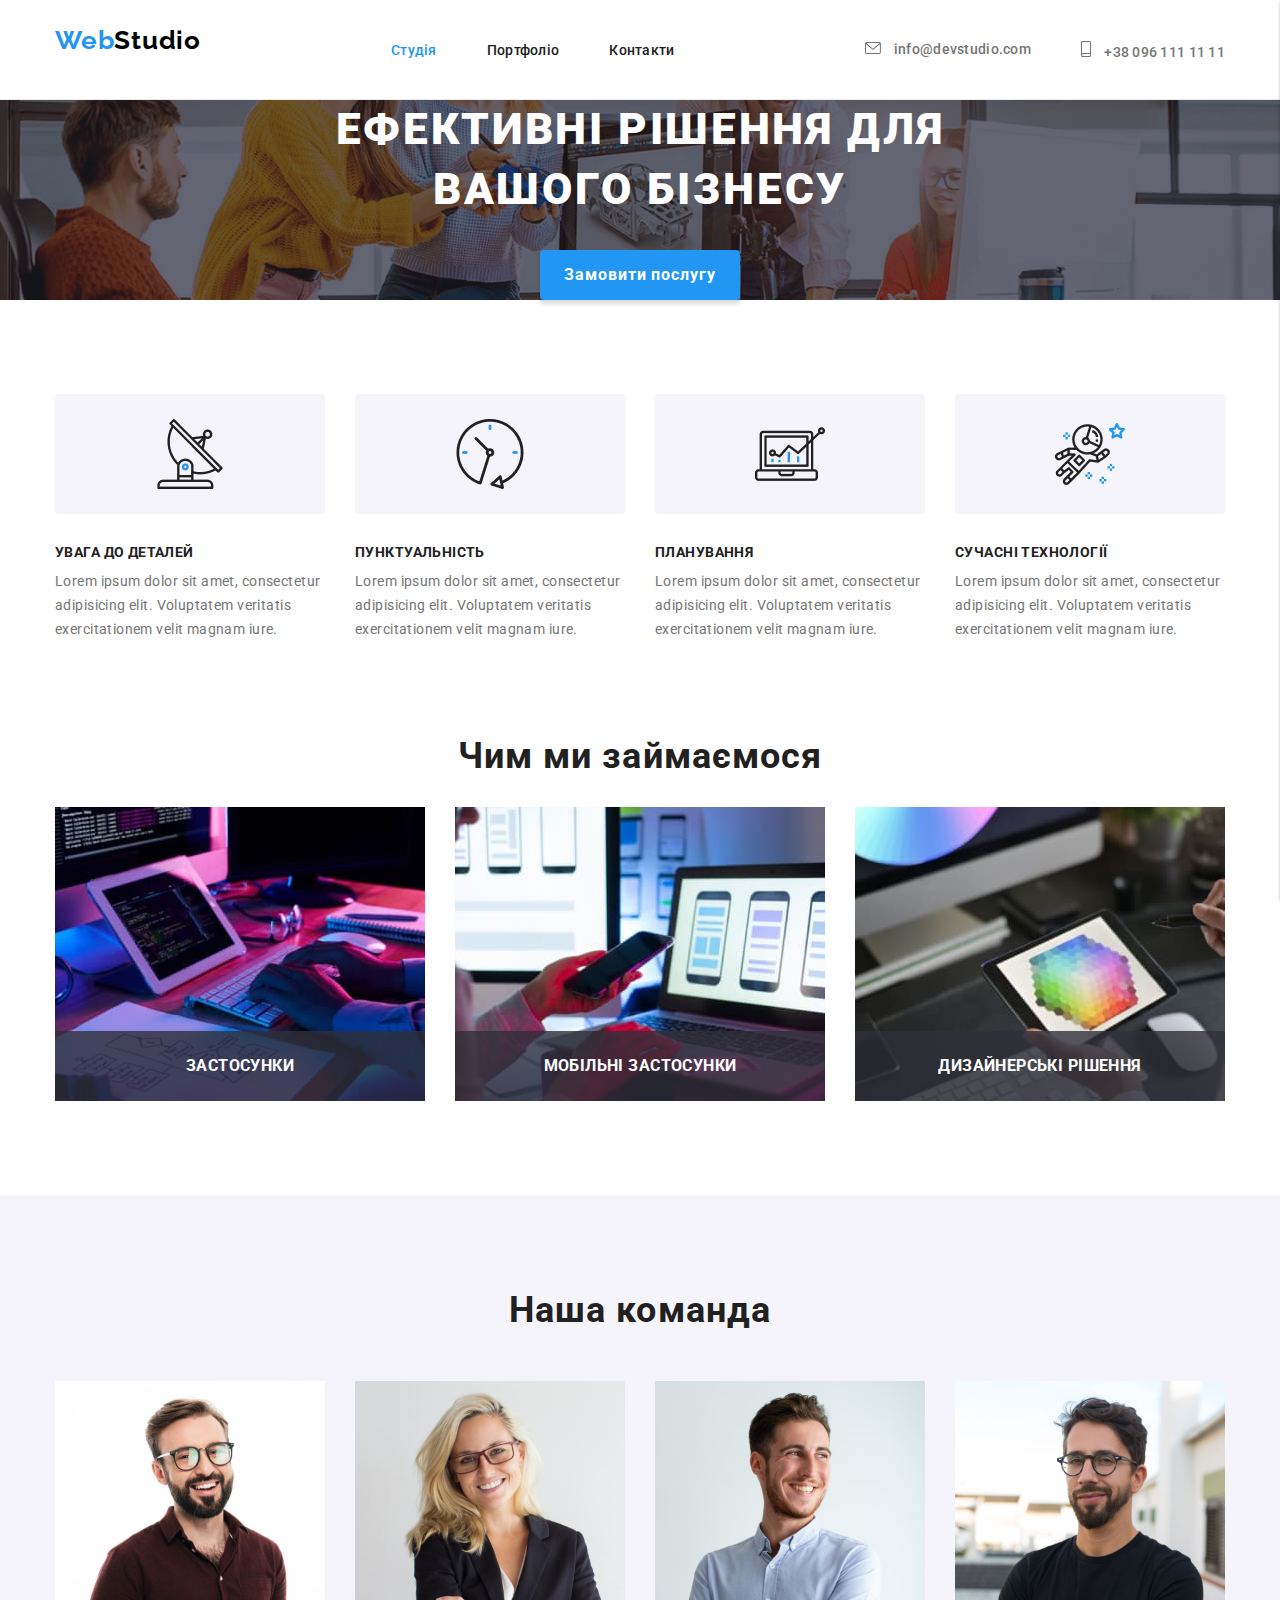
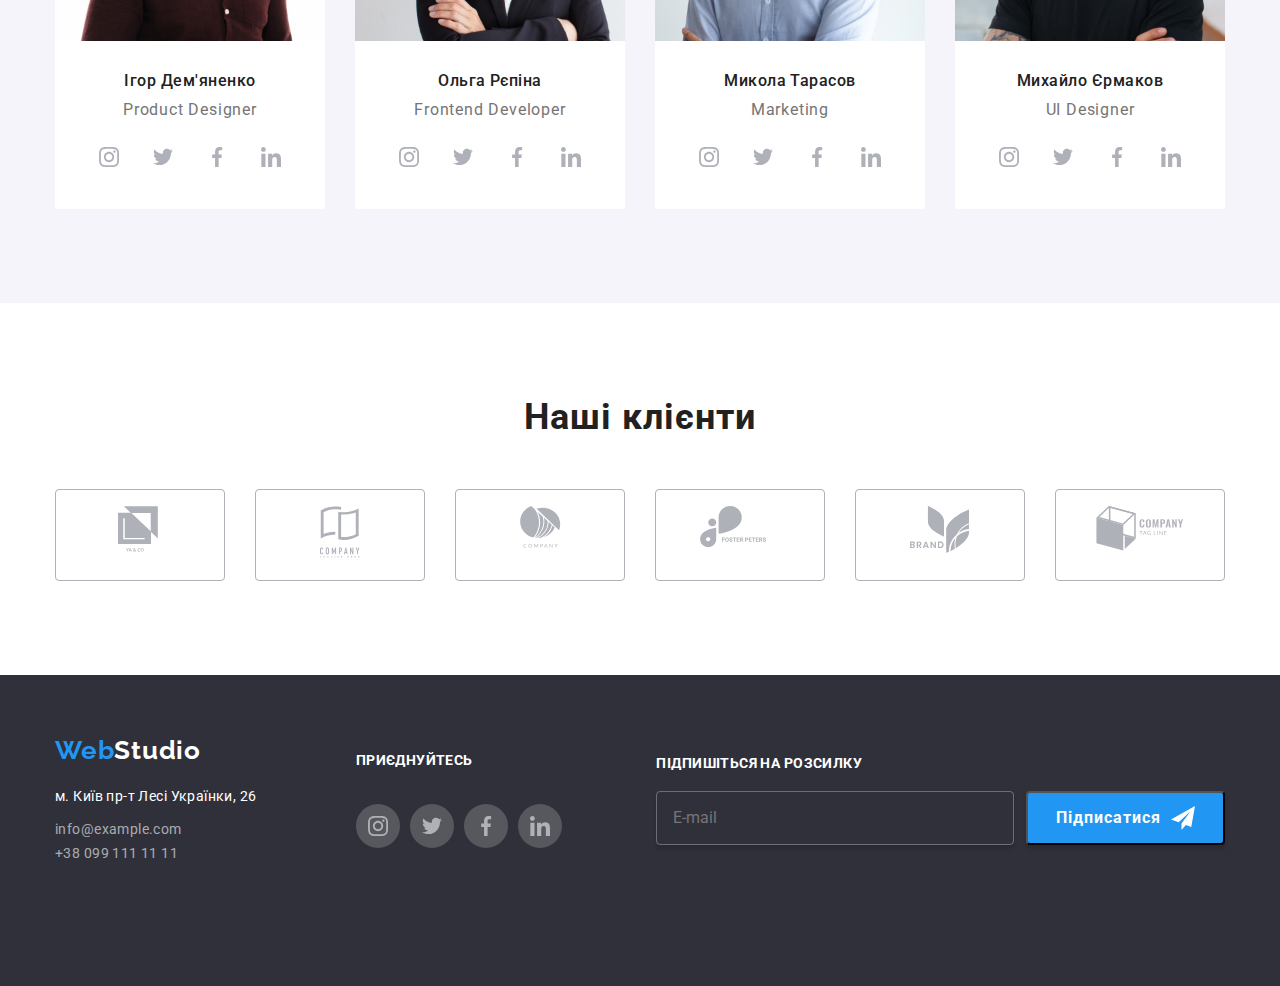
<file: index.html>
<!DOCTYPE html>
<html lang="en">

<head>
    <meta charset="UTF-8">
    <meta name="viewport" content="width=device-width, initial-scale=1.0">
    <title>WebStudio</title>
    <link rel="preconnect" href="https://fonts.googleapis.com">
    <link rel="preconnect" href="https://fonts.gstatic.com" crossorigin>
    <link
        href="https://fonts.googleapis.com/css2?family=Raleway:wght@700&family=Roboto:wght@400;500;700;900&display=swap"
        rel="stylesheet">

    <link rel="stylesheet"
        href="https://cdnjs.cloudflare.com/ajax/libs/modern-normalize/1.0.0/modern-normalize.min.css" />
    <link rel="stylesheet" href="https://cdnjs.cloudflare.com/ajax/libs/animate.css/4.1.1/animate.min.css" />
    <link rel="stylesheet" href="./css/styles.min.css">
</head>

<body>
    <!-- Хедер -->
    <header class="header">
        <div class="container">
            <a href="" class="logo">Web<span class="header-logo--sryle">Studio</span></a>
            <nav class="nav">
                <ul class="menu-list">
                    <li class="menu-list__menu-item"><a href="" class="menu-list__menu-link current">Студія</a></li>
                    <li class="menu-list__menu-item"><a href="./portfolio.html"
                            class="menu-list__menu-link">Портфоліо</a></li>
                    <li class="menu-list__menu-item"><a href="#cont" class="menu-list__menu-link">Контакти</a></li>
                </ul>
            </nav>

            <address class="header-addres">
                <a href="mail:info@devstudio.com" target="_blank" class="header-cont">
                    <svg class="header-svg" width="16" height="12">
                        <use href="./web-studia/symbol-defs.svg#icon-envelope"></use>
                    </svg>
                    info@devstudio.com</a>
                <a href="tell:+380961111111" target="_blank" class="header-cont">
                    <svg class="header-svg" width="10" height="16">
                        <use href="./web-studia/symbol-defs.svg#icon-mobile"></use>
                    </svg>
                    +38 096 111 11 11</a>
            </address>

            <!--  button mobile-->
            <button class="button-mobile" data-menu-button>
                <svg class="icon-mobile" aria-label="Переключатель меню">
                    <use class="icon-menu" href="./web-studia/symbol-defs.svg#icon-menu"></use>
                    <use class="icon-close" href="./web-studia/symbol-defs.svg#icon-close"></use>
                </svg>
            </button>
        </div>
    </header>
    <!-- mobile menu -->
    <div class="mobile-menu" data-menu>
        <ul class="mobile-list-menu">
            <li class="item"><a href="" class="mobile-link">Студія</a></li>
            <li class="item"><a href="./portfolio.html" class="mobile-link">Портфоліо</a></li>
            <li class="item"><a href="" class="mobile-link">Контакти</a></li>
        </ul>
    </div>
    <main>
        <!-- Герой -->
        <section class="hero">
            <div class="container">
                <h1 class="hero__hero-title animate__animated animate__bounceInLeft">Ефективні рішення для вашого
                    бізнесу</h1>
                <button type="button" class="hero__hero-btn" data-modal-open>Замовити послугу</button>
            </div>
        </section>

        <!-- Наші преваги -->
        <section class="advantages">
            <div class="container">
                <h2 class="visually-hidden">Наші преваги</h2>
                <ul class="advantages-list">
                    <li class="advantages-list__item">
                        <div class="beefore advantages-1"></div>
                        <h3 class="advantages-list__advantages-title">УВАГА ДО ДЕТАЛЕЙ</h3>
                        <p class="advantages-list__advantages-tex">Lorem ipsum dolor sit amet, consectetur adipisicing
                            elit. Voluptatem
                            veritatis
                            exercitationem
                            velit magnam iure.</p>
                    </li>
                    <li class="advantages-list__item">
                        <div class="beefore advantages-2"></div>
                        <h3 class="advantages-list__advantages-title">ПунктуальнІсть</h3>
                        <p class="advantages-list__advantages-tex"> Lorem ipsum dolor sit amet, consectetur adipisicing
                            elit. Voluptatem
                            veritatis
                            exercitationem
                            velit magnam iure.</p>
                    </li>
                    <li class="advantages-list__item">
                        <div class="beefore advantages-3"></div>
                        <h3 class="advantages-list__advantages-title">ПЛАНУВАННЯ</h3>
                        <p class="advantages-list__advantages-tex">Lorem ipsum dolor sit amet, consectetur adipisicing
                            elit. Voluptatem
                            veritatis
                            exercitationem
                            velit magnam iure.</p>
                    </li>
                    <li class="advantages-list__item">
                        <div class="beefore advantages-4"></div>
                        <h3 class="advantages-list__advantages-title">СУЧАСНІ ТЕхнології</h3>
                        <p class="advantages-list__advantages-tex">Lorem ipsum dolor sit amet, consectetur adipisicing
                            elit. Voluptatem
                            veritatis
                            exercitationem
                            velit magnam iure.</p>
                    </li>
                </ul>
            </div>
        </section>

        <!--Чим ми займаємося -->
        <section class="our-work">
            <div class="container">
                <h2 class="our-work-tile">Чим ми займаємося</h2>
                <ul class="our-work-list">
                    <li class="our-work-list__item"><img src="./web-studia/img-one-desktop.jpg" alt="computer"
                            width="370">
                        <div class="our-work-list__our-work-bg">
                            <h3 class="our-work-list__bg-title">ЗАСТОСУНКИ</h3>
                        </div>
                    </li>
                    <li class="our-work-list__item">
                        <img src="./web-studia/img-two-desktop.jpg" alt="laptop" width="370">
                        <div class="our-work-list__our-work-bg">
                            <h3 class="our-work-list__bg-title">МОБІЛЬНІ ЗАСТОСУНКИ</h3>
                        </div>
                    </li>
                    <li class="our-work-list__item">
                        <img src="./web-studia/img-three-desktop.jpg" alt="tablet" width="370">
                        <div class="our-work-list__our-work-bg">
                            <h3 class="our-work-list__bg-title">ДИЗАЙНЕРСЬКІ РІШЕННЯ</h3>
                        </div>
                    </li>
                </ul>
            </div>
        </section>

        <!--Наша команда  -->
        <section class="team">
            <div class="container">
                <h2 class="team-title">Наша команда</h2>
                <ul class="team-list">
                    <li class="team-list__item">
                        <picture>
                            <source
                                srcset="./web-studia/mobile/igor@1x-mobile.jpg 1x, ./web-studia/mobile/igor@2x-mobile.jpg 2x"
                                media="(max-width:480px)" type="image/webp">
                            <source
                                srcset="./web-studia/tablet/igor@1x-tablet.jpg 1x, ./web-studia/tablet/igor@2x-tablet.jpg 2x"
                                media="(max-width:768px)" type="image/webp">
                            <source
                                srcset="./web-studia/igor-desktop.jpg 1x, ./web-studia/decktop/igor-desktop@2x-decktop.jpg 2x"
                                media="(max-width:1200px)" type="image/webp">
                            <img src="./web-studia/igor-desktop.jpg" alt="Ігор Дем'яненко Product Designer" width="450">
                        </picture>

                        <h3 class="team-list__team-name">Ігор Дем'яненко</h3>
                        <p class="team-list__team-text">Product Designer</p>

                        <ul class="social-list">
                            <li class="social-list__item">
                                <a href="" target="_blank" class="social-list__social-link">
                                    <svg class="social-svg" width="20" height="20">
                                        <use href="./web-studia/symbol-defs.svg#icon-instagram"></use>
                                    </svg>
                                </a>
                            </li>
                            <li class="social-list__item">
                                <a href="" target="_blank" class="social-list__social-link">
                                    <svg class="social-svg" width="20" height="20">
                                        <use href="./web-studia/symbol-defs.svg#icon-twitter"></use>
                                    </svg>
                                </a>
                            </li>
                            <li class="social-list__item">
                                <a href="" target="_blank" class="social-list__social-link">
                                    <svg class="social-svg" width="20" height="20">
                                        <use href="./web-studia/symbol-defs.svg#icon-facebook"></use>
                                    </svg>
                                </a>
                            </li>
                            <li class="social-list__item">
                                <a href="" target="_blank" class="social-list__social-link">
                                    <svg class="social-svg" width="20" height="20">
                                        <use href="./web-studia/symbol-defs.svg#icon-linkedin"></use>
                                    </svg>
                                </a>
                            </li>
                        </ul>
                    </li>
                    <li class="team-list__item"><img src="./web-studia/olga-desktop.jpg" alt="" width="270">
                        <h3 class="team-list__team-name">Ольга Рєпіна</h3>
                        <p class="team-list__team-text">Frontend Developer</p>


                        <ul class="social-list">
                            <li class="social-list__item">
                                <a href="" target="_blank" class="social-list__social-link">
                                    <svg class="social-svg" width="20" height="20">
                                        <use href="./web-studia/symbol-defs.svg#icon-instagram"></use>
                                    </svg>
                                </a>
                            </li>
                            <li class="social-list__item">
                                <a href="" target="_blank" class="social-list__social-link">
                                    <svg class="social-svg" width="20" height="20">
                                        <use href="./web-studia/symbol-defs.svg#icon-twitter"></use>
                                    </svg>
                                </a>
                            </li>
                            <li class="social-list__item">
                                <a href="" target="_blank" class="social-list__social-link">
                                    <svg class="social-svg" width="20" height="20">
                                        <use href="./web-studia/symbol-defs.svg#icon-facebook"></use>
                                    </svg>
                                </a>
                            </li>
                            <li class="social-list__item">
                                <a href="" target="_blank" class="social-list__social-link">
                                    <svg class="social-svg" width="20" height="20">
                                        <use href="./web-studia/symbol-defs.svg#icon-linkedin"></use>
                                    </svg>
                                </a>
                            </li>
                        </ul>
                    </li>
                    <li class="team-list__item"><img src="./web-studia/mykola-desktop.jpg" alt="" width="270">
                        <h3 class="team-list__team-name">Микола Тарасов</h3>
                        <p class="team-list__team-text">Marketing</p>


                        <ul class="social-list">
                            <li class="social-list__item">
                                <a href="" target="_blank" class="social-list__social-link">
                                    <svg class="social-svg" width="20" height="20">
                                        <use href="./web-studia/symbol-defs.svg#icon-instagram"></use>
                                    </svg>
                                </a>
                            </li>
                            <li class="social-list__item">
                                <a href="" target="_blank" class="social-list__social-link">
                                    <svg class="social-svg" width="20" height="20">
                                        <use href="./web-studia/symbol-defs.svg#icon-twitter"></use>
                                    </svg>
                                </a>
                            </li>
                            <li class="social-list__item">
                                <a href="" target="_blank" class="social-list__social-link">
                                    <svg class="social-svg" width="20" height="20">
                                        <use href="./web-studia/symbol-defs.svg#icon-facebook"></use>
                                    </svg>
                                </a>
                            </li>
                            <li class="social-list__item">
                                <a href="" target="_blank" class="social-list__social-link">
                                    <svg class="social-svg" width="20" height="20">
                                        <use href="./web-studia/symbol-defs.svg#icon-linkedin"></use>
                                    </svg>
                                </a>
                            </li>
                        </ul>
                    </li>
                    <li class="team-list__item"><img src="./web-studia/muhailo-desktop.jpg" alt="" width="270">
                        <h3 class="team-list__team-name">Михайло Єрмаков</h3>
                        <p class="team-list__team-text">UI Designer</p>


                        <ul class="social-list">
                            <li class="social-list__item">
                                <a href="" target="_blank" class="social-list__social-link">
                                    <svg class="social-svg" width="20" height="20">
                                        <use href="./web-studia/symbol-defs.svg#icon-instagram"></use>
                                    </svg>
                                </a>
                            </li>
                            <li class="social-list__item">
                                <a href="" target="_blank" class="social-list__social-link">
                                    <svg class="social-svg" width="20" height="20">
                                        <use href="./web-studia/symbol-defs.svg#icon-twitter"></use>
                                    </svg>
                                </a>
                            </li>
                            <li class="social-list__item">
                                <a href="" target="_blank" class="social-list__social-link">
                                    <svg class="social-svg" width="20" height="20">
                                        <use href="./web-studia/symbol-defs.svg#icon-facebook"></use>
                                    </svg>
                                </a>
                            </li>
                            <li class="social-list__item">
                                <a href="" target="_blank" class="social-list__social-link">
                                    <svg class="social-svg" width="20" height="20">
                                        <use href="./web-studia/symbol-defs.svg#icon-linkedin"></use>
                                    </svg>
                                </a>
                            </li>
                        </ul>
                    </li>
                </ul>
            </div>
        </section>

        <!-- customers -->
        <section class="customers">
            <div class="container">
                <h2 class="customers-title">Наші клієнти</h2>
                <ul class="customers-list">
                    <li class="customers-list__item">
                        <a href="" target="_blank" class="customers-list__customers-link">
                            <svg class="customers-svg" width="44" height="49">
                                <use href="./web-studia/symbol-defs.svg#icon-logo-1"></use>
                            </svg>
                        </a>
                    </li>
                    <li class="customers-list__item">
                        <a href="" target="_blank" class="customers-list__customers-link">
                            <svg class="customers-svg" width="40" height="52">
                                <use href="./web-studia/symbol-defs.svg#icon-logo-2"></use>
                            </svg>
                        </a>
                    </li>
                    <li class="customers-list__item">
                        <a href="" target="_blank" class="customers-list__customers-link">
                            <svg class="customers-svg" width="41" height="42">
                                <use href="./web-studia/symbol-defs.svg#icon-logo-3"></use>
                            </svg>
                        </a>
                    </li>
                    <li class="customers-list__item">
                        <a href="" target="_blank" class="customers-list__customers-link">
                            <svg class="customers-svg" width="79" height="42">
                                <use href="./web-studia/symbol-defs.svg#icon-logo-4"></use>
                            </svg>
                        </a>
                    </li>
                    <li class="customers-list__item">
                        <a href="" target="_blank" class="customers-list__customers-link">
                            <svg class="customers-svg" width="59" height="47">
                                <use href="./web-studia/symbol-defs.svg#icon-logo-5"></use>
                            </svg>
                        </a>
                    </li>
                    <li class="customers-list__item">
                        <a href="" target="_blank" class="customers-list__customers-link">
                            <svg class="customers-svg" width="88" height="45">
                                <use href="./web-studia/symbol-defs.svg#icon-logo-6"></use>
                            </svg>
                        </a>
                    </li>
                </ul>
            </div>
        </section>
    </main>
    <!-- Футер -->
    <footer id="cont" class="footer">
        <div class="container">
            <div class="widget-blok">
                <a href="" class="logo">Web<span class="footer-logo--style">Studio</span></a>
                <address>
                    <ul class="footer-list">
                        <li><a href="https://goo.gl/maps/dQ1mNMhz1SSXz6Sy8" target="_blank" class="address">м. Київ пр-т
                                Лесі Українки,
                                26</a>
                        </li>
                        <li><a href="mail:info@example.com" target="_blank" class="footer-cnt">info@example.com</a></li>
                        <li><a href="tell:+380991111111" target="_blank" class="footer-cnt">+38 099 111 11 11</a></li>
                    </ul>
                </address>
            </div>

            <div class="widget-blok">
                <h2 class="footer-title">Приєднуйтесь</h2>
                <ul class="social-list social-list--footer">
                    <li class="social-list__item">
                        <a href="" target="_blank" class="social-list__social-link social-link--foter">
                            <svg class="social-svg" width="20" height="20">
                                <use href="./web-studia/symbol-defs.svg#icon-instagram"></use>
                            </svg>
                        </a>
                    </li>
                    <li class="social-list__item">
                        <a href="" target="_blank" class="social-list__social-link social-link--foter">
                            <svg class="social-svg" width="20" height="20">
                                <use href="./web-studia/symbol-defs.svg#icon-twitter"></use>
                            </svg>
                        </a>
                    </li>
                    <li class="social-list__item">
                        <a href="" target="_blank" class="social-list__social-link social-link--foter">
                            <svg class="social-svg" width="20" height="20">
                                <use href="./web-studia/symbol-defs.svg#icon-facebook"></use>
                            </svg>
                        </a>
                    </li>
                    <li class="social-list__item">
                        <a href="" target="_blank" class="social-list__social-link social-link--foter">
                            <svg class="social-svg" width="20" height="20">
                                <use href="./web-studia/symbol-defs.svg#icon-linkedin"></use>
                            </svg>
                        </a>
                    </li>
                </ul>
            </div>

            <div class="widget-blok">
                <h2 class="footer-title">Підпишіться на розсилку</h2>
                <form class="footer-form">
                    <input type="email" placeholder="E-mail" class="footer-form-input">
                    <button type="button" class="footer-form-btn">Підписатися
                        <svg width="24" height="24" viewBox="0 0 24 24" fill="none" xmlns="http://www.w3.org/2000/svg">
                            <path
                                d="M24 0L0 13.5L7.66994 16.3407L19.5 5.25002L10.5017 17.3896L10.509 17.3923L10.5 17.3896V24.0001L14.8013 18.982L20.2501 21.0001L24 0Z"
                                fill="white" />
                        </svg>
                    </button>
                </form>
            </div>

        </div>
    </footer>

    <!--модільне вікно -->
    <div class="backdrop is-hidden" data-modal>
        <div class="modal">
            <h2 class="modal-title">Залиште свої дані, ми Вам зателефонуємо</h2>
            <button type="submit" class="modal-btn">
                <svg class="modal-icon-close" width="18" height="18">
                    <use href="./web-studia/symbol-defs.svg#icon-close"></use>
                </svg>
            </button>
            <form class="modal-form">
                <div class="form-fiel">
                    <label for="username" class="form-label">Ім’я</label>
                    <div class="modal-position">
                        <input type="text" id="username" class="form-input" autofocus required>
                        <svg class="modal-icon" widht="18" height="18">
                            <use href="./web-studia/symbol-defs.svg#icon-person"></use>
                        </svg>
                    </div>
                </div>

                <div class="form-fiel">
                    <label for="phone" class="form-label">Телефон</label>
                    <div class="modal-position">
                        <input type="tel" id="phone" class="form-input" autofocus required>
                        <svg class="modal-icon" widht="18" height="18">
                            <use href="./web-studia/symbol-defs.svg#icon-phone"></use>
                        </svg>
                    </div>
                </div>

                <div class="form-fiel">
                    <label for="email" class="form-label">Пошта</label>
                    <div class="modal-position">
                        <input type="email" id="email" class="form-input" autofocus required>
                        <svg class="modal-icon" widht="18" height="18">
                            <use href="./web-studia/symbol-defs.svg#icon-email"></use>
                        </svg>
                    </div>
                </div>

                <div class="form-fiel">
                    <label for="username" class="form-label">Коментарі</label>
                    <textarea name="feedback" id="username" rows="5" class="feedback"
                        placeholder="Введите текст"></textarea>
                </div>

                <div class="checkbox-box">
                    <input type="checkbox" class="form-checkbox">
                    <p class="form-tex">Погоджуюсь з розсилкою і приймаю <a href="" class="form-link form-tex">Умови
                            договору</a>
                    </p>
                </div>
            </form>
            <button class="modal-submit" type="submit" data-modal-close>Надіслати</button>
        </div>
    </div>

    <script src="./js/mobile-menu.js" type="module"></script>
    <script src="./js/modal.js" type="module"></script>
</body>

</html>
</file>
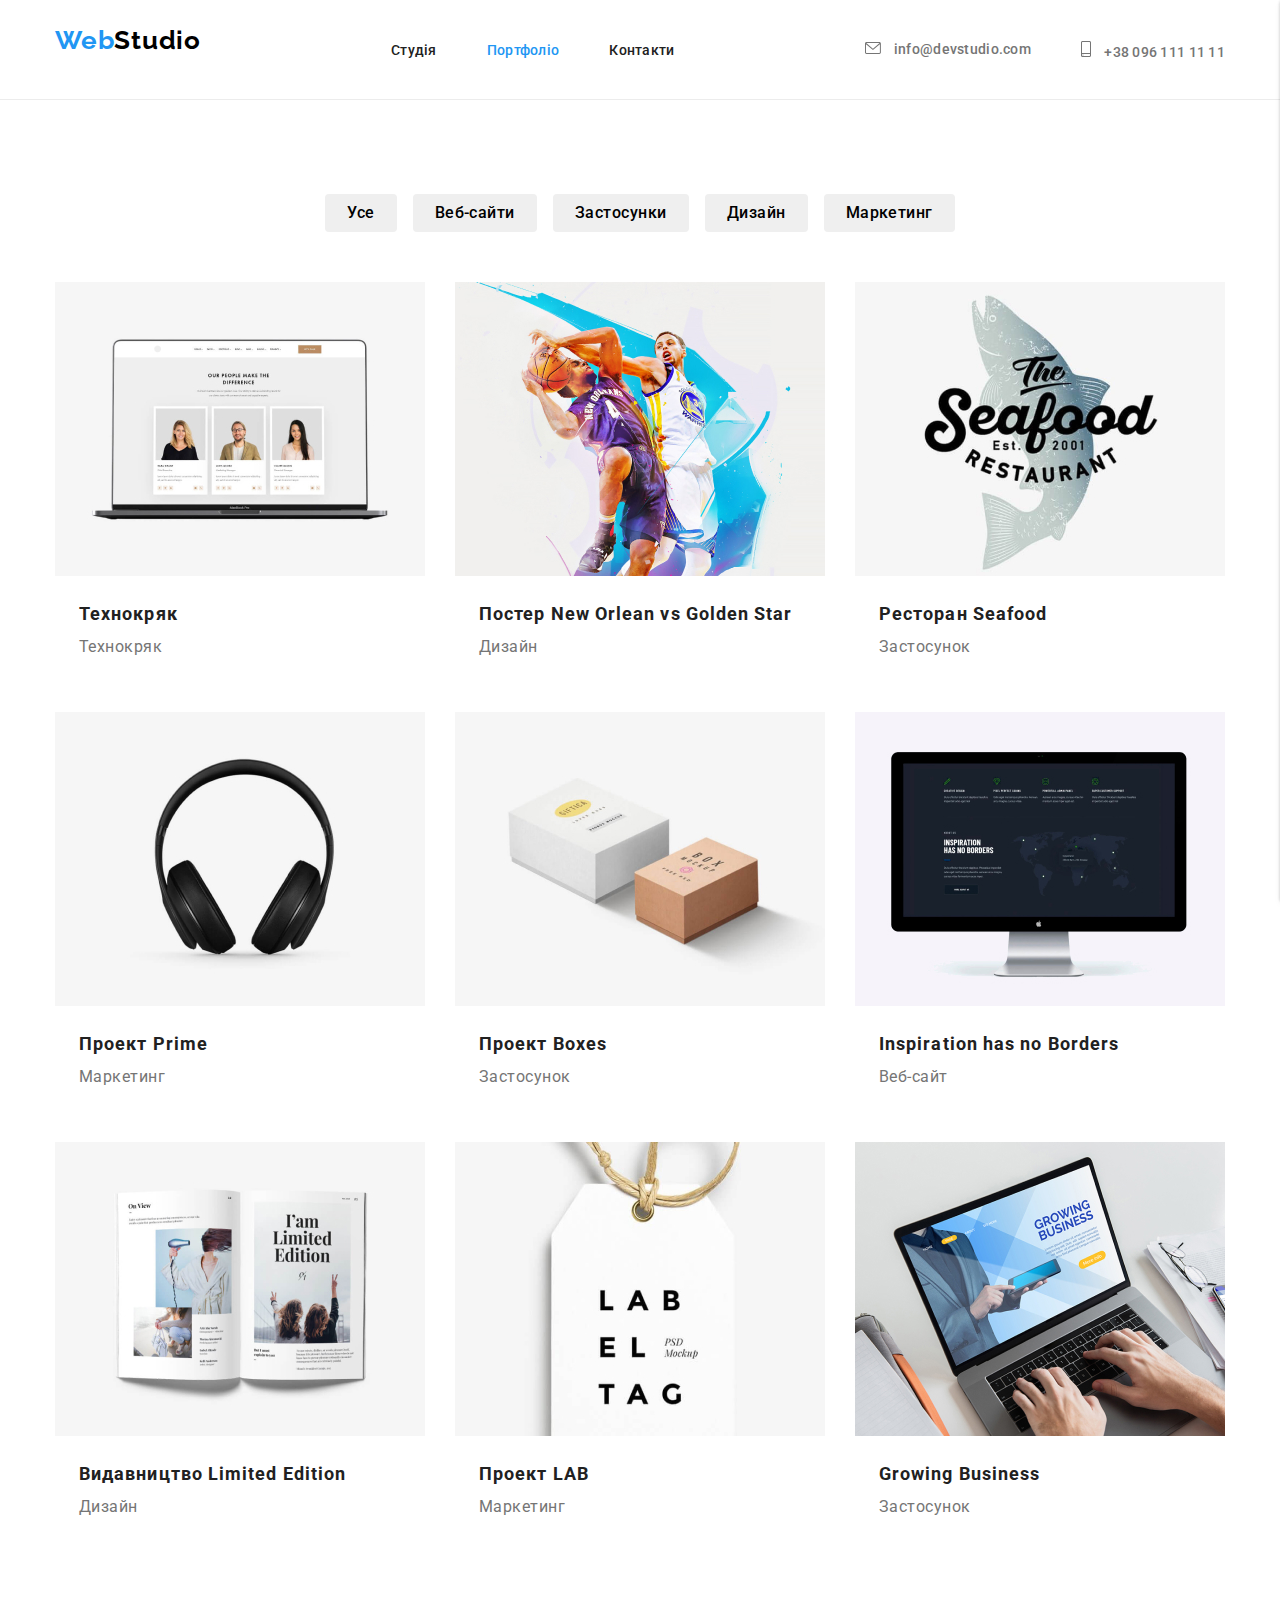
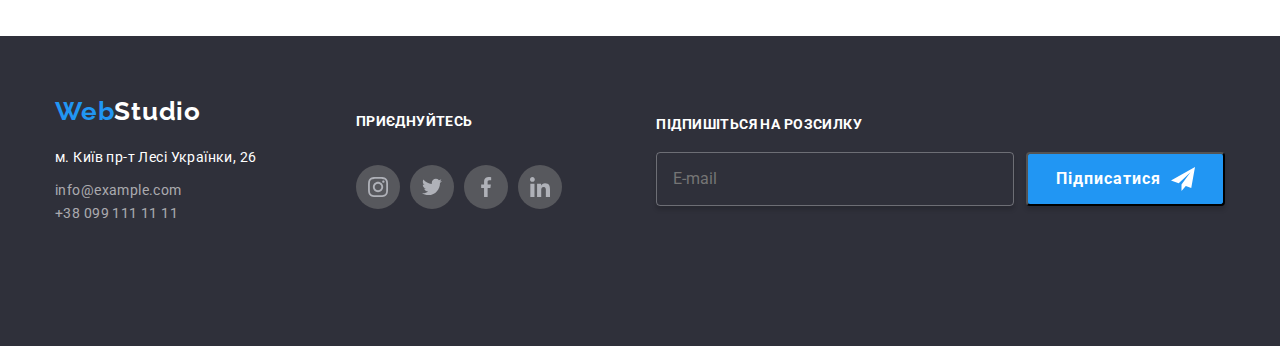
<file: portfolio.html>
<!DOCTYPE html>
<html lang="en">

<head>
    <meta charset="UTF-8" />
    <meta name="viewport" content="width=device-width, initial-scale=1.0" />
    <title>Document</title>
    <link rel="preconnect" href="https://fonts.googleapis.com" />
    <link rel="preconnect" href="https://fonts.gstatic.com" crossorigin />
    <link
        href="https://fonts.googleapis.com/css2?family=Raleway:wght@700&family=Roboto:wght@400;500;700;900&display=swap"
        rel="stylesheet" />
    <link rel="stylesheet"
        href="https://cdnjs.cloudflare.com/ajax/libs/modern-normalize/1.0.0/modern-normalize.min.css" />
    <link rel="stylesheet" href="./css/styles.min.css" />
</head>

<body>
    <!-- Хедер -->
    <header class="header">
        <div class="container">
            <a href="" class="logo">Web<span class="header-logo--sryle">Studio</span></a>
            <nav>
                <ul class="menu-list">
                    <li class="menu-list__menu-item">
                        <a href="./index.html" class="menu-list__menu-link">Студія</a>
                    </li>
                    <li class="menu-list__menu-item">
                        <a href="" class="menu-list__menu-link current">Портфоліо</a>
                    </li>
                    <li class="menu-list__menu-item">
                        <a href="#cont" class="menu-list__menu-link">Контакти</a>
                    </li>
                </ul>
            </nav>
            <address class="header-addres">
                <a href="mail:info@devstudio.com" target="_blank" class="header-cont">
                    <svg class="header-svg" width="16" height="12">
                        <use href="./web-studia/symbol-defs.svg#icon-envelope"></use>
                    </svg>
                    info@devstudio.com</a>
                <a href="tell:+380961111111" target="_blank" class="header-cont">
                    <svg class="header-svg" width="10" height="16">
                        <use href="./web-studia/symbol-defs.svg#icon-mobile"></use>
                    </svg>
                    +38 096 111 11 11</a>
            </address>
            <!--  button mobile-->
            <button class="button-mobile" data-menu-button>
                <svg class="icon-mobile" aria-label="Переключатель меню">
                    <use class="icon-menu" href="./web-studia/symbol-defs.svg#icon-menu"></use>
                    <use class="icon-close" href="./web-studia/symbol-defs.svg#icon-close"></use>
                </svg>
            </button>
        </div>
    </header>
    <!-- mobile menu -->
    <div class="mobile-menu" data-menu>
        <ul class="mobile-list-menu">
            <li class="item"><a href="./index.html" class="mobile-link">Студія</a></li>
            <li class="item"><a href="" class="mobile-link">Портфоліо</a></li>
            <li class="item"><a href="" class="mobile-link">Контакти</a></li>
        </ul>
    </div>

    <main>
        <section class="portfolio">
            <div class="container">
                <h2 class="visually-hidden">Портфоліо</h2>
                <ul class="portfolio-list">
                    <li class="item">
                        <button type="button" class="portfolio-btn">Усе</button>
                    </li>
                    <li class="item">
                        <button type="button" class="portfolio-btn">Веб-сайти</button>
                    </li>
                    <li class="item">
                        <button type="button" class="portfolio-btn">Застосунки</button>
                    </li>
                    <li class="item">
                        <button type="button" class="portfolio-btn">Дизайн</button>
                    </li>
                    <li class="item">
                        <button type="button" class="portfolio-btn">Маркетинг</button>
                    </li>
                </ul>
                <!-- projelt -->
                <ul class="projelt-list">
                    <li class="item">
                        <a href="" class="projelt-link">
                            <div class="overley-thumb">
                                <div class="overley">
                                    <p class="overley-text">
                                        Технокрик це сучасний майданчик поширення коронавірусу.
                                        Компанії використовують цю платформу для цифрового
                                        шпигунства та атак на захищені сервери конкурентів.
                                    </p>
                                </div>
                                <img src="./web-studia/work1-desktop.jpg" alt="Технокряк" width="370" />
                            </div>

                            <div class="projelt-box">
                                <h3 class="projelt-title">Технокряк</h3>
                                <p class="projelt-text">Технокряк</p>
                            </div>
                        </a>
                    </li>

                    <li class="item">
                        <a href="" class="projelt-link">
                            <div class="overley-thumb">
                                <div class="overley">
                                    <p class="overley-text">
                                        Технокрик це сучасний майданчик поширення коронавірусу.
                                        Компанії використовують цю платформу для цифрового
                                        шпигунства та атак на захищені сервери конкурентів.
                                    </p>
                                </div>
                                <img src="./web-studia/work2-desktop.jpg" alt="" width="370" />
                            </div>
                            <div class="projelt-box">
                                <h3 class="projelt-title">
                                    Постер New Orlean vs Golden Star
                                </h3>
                                <p class="projelt-text">Дизайн</p>
                            </div>
                        </a>
                    </li>

                    <li class="item">
                        <a href="" class="projelt-link">
                            <div class="overley-thumb">
                                <div class="overley">
                                    <p class="overley-text">
                                        Технокрик це сучасний майданчик поширення коронавірусу.
                                        Компанії використовують цю платформу для цифрового
                                        шпигунства та атак на захищені сервери конкурентів.
                                    </p>
                                </div>
                                <img src="./web-studia/work3-desktop.jpg" alt="" width="370" />
                            </div>
                            <div class="projelt-box">
                                <h3 class="projelt-title">Ресторан Seafood</h3>
                                <p class="projelt-text">Застосунок</p>
                            </div>
                        </a>
                    </li>

                    <li class="item">
                        <a href="" class="projelt-link">
                            <div class="overley-thumb">
                                <div class="overley">
                                    <p class="overley-text">
                                        Технокрик це сучасний майданчик поширення коронавірусу.
                                        Компанії використовують цю платформу для цифрового
                                        шпигунства та атак на захищені сервери конкурентів.
                                    </p>
                                </div>
                                <img src="./web-studia/work4-desktop.jpg" alt="" width="370" />
                            </div>
                            <div class="projelt-box">
                                <h3 class="projelt-title">Проект Prime</h3>
                                <p class="projelt-text">Маркетинг</p>
                            </div>
                        </a>
                    </li>

                    <li class="item">
                        <a href="" class="projelt-link">
                            <div class="overley-thumb">
                                <div class="overley">
                                    <p class="overley-text">
                                        Технокрик це сучасний майданчик поширення коронавірусу.
                                        Компанії використовують цю платформу для цифрового
                                        шпигунства та атак на захищені сервери конкурентів.
                                    </p>
                                </div>
                                <img src="./web-studia/work5-desktop.jpg" alt="" width="370" />
                            </div>
                            <div class="projelt-box">
                                <h3 class="projelt-title">Проект Boxes</h3>
                                <p class="projelt-text">Застосунок</p>
                            </div>
                        </a>
                    </li>

                    <li class="item">
                        <a href="" class="projelt-link">
                            <div class="overley-thumb">
                                <div class="overley">
                                    <p class="overley-text">
                                        Технокрик це сучасний майданчик поширення коронавірусу.
                                        Компанії використовують цю платформу для цифрового
                                        шпигунства та атак на захищені сервери конкурентів.
                                    </p>
                                </div>
                                <img src="./web-studia/work6-desktop.jpg" alt="" width="370" />
                            </div>
                            <div class="projelt-box">
                                <h3 class="projelt-title">Inspiration has no Borders</h3>
                                <p class="projelt-text">Веб-сайт</p>
                            </div>
                        </a>
                    </li>

                    <li class="item">
                        <a href="" class="projelt-link">
                            <div class="overley-thumb">
                                <div class="overley">
                                    <p class="overley-text">
                                        Технокрик це сучасний майданчик поширення коронавірусу.
                                        Компанії використовують цю платформу для цифрового
                                        шпигунства та атак на захищені сервери конкурентів.
                                    </p>
                                </div>
                                <img src="./web-studia/work7-desktop.jpg" alt="" width="370" />
                            </div>
                            <div class="projelt-box">
                                <h3 class="projelt-title">Видавництво Limited Edition</h3>
                                <p class="projelt-text">Дизайн</p>
                            </div>
                        </a>
                    </li>

                    <li class="item">
                        <a href="" class="projelt-link">
                            <div class="overley-thumb">
                                <div class="overley">
                                    <p class="overley-text">
                                        Технокрик це сучасний майданчик поширення коронавірусу.
                                        Компанії використовують цю платформу для цифрового
                                        шпигунства та атак на захищені сервери конкурентів.
                                    </p>
                                </div>
                                <img src="./web-studia/work8-desktop.jpg" alt="" width="370" />
                            </div>
                            <div class="projelt-box">
                                <h3 class="projelt-title">Проект LAB</h3>
                                <p class="projelt-text">Маркетинг</p>
                            </div>
                        </a>
                    </li>

                    <li class="item">
                        <a href="" class="projelt-link">
                            <div class="overley-thumb">
                                <div class="overley">
                                    <p class="overley-text">
                                        Технокрик це сучасний майданчик поширення коронавірусу.
                                        Компанії використовують цю платформу для цифрового
                                        шпигунства та атак на захищені сервери конкурентів.
                                    </p>
                                </div>
                                <img src="./web-studia/work9-desktop.jpg" alt="" width="370" height="294" />
                            </div>
                            <div class="projelt-box">
                                <h3 class="projelt-title">Growing Business</h3>
                                <p class="projelt-text">Застосунок</p>
                            </div>
                        </a>
                    </li>
                </ul>
            </div>
        </section>
    </main>

    <!-- Footer -->
    <!-- Футер -->
    <footer class="footer" id="cont">
        <div class="container">
            <div class="widget-blok">
                <a href="" class="logo">Web<span class="footer-logo--style">Studio</span></a>
                <address>
                    <ul class="footer-list">
                        <li>
                            <a href="https://goo.gl/maps/dQ1mNMhz1SSXz6Sy8" target="_blank" class="address">м. Київ пр-т
                                Лесі Українки, 26</a>
                        </li>
                        <li>
                            <a href="mail:info@example.com" target="_blank" class="footer-cnt">info@example.com</a>
                        </li>
                        <li>
                            <a href="tell:+380991111111" target="_blank" class="footer-cnt">+38 099 111 11 11</a>
                        </li>
                    </ul>
                </address>
            </div>

            <div class="widget-blok">
                <h2 class="footer-title">Приєднуйтесь</h2>
                <!--social-list -->
                <!--social-list -->
                <ul class="social-list social-list--footer">
                    <li class="social-list__item">
                        <a href="" target="_blank" class="social-list__social-link social-link--foter">
                            <svg class="social-svg" width="20" height="20">
                                <use href="./web-studia/symbol-defs.svg#icon-instagram"></use>
                            </svg>
                        </a>
                    </li>
                    <li class="social-list__item">
                        <a href="" target="_blank" class="social-list__social-link social-link--foter">
                            <svg class="social-svg" width="20" height="20">
                                <use href="./web-studia/symbol-defs.svg#icon-twitter"></use>
                            </svg>
                        </a>
                    </li>
                    <li class="social-list__item">
                        <a href="" target="_blank" class="social-list__social-link social-link--foter">
                            <svg class="social-svg" width="20" height="20">
                                <use href="./web-studia/symbol-defs.svg#icon-facebook"></use>
                            </svg>
                        </a>
                    </li>
                    <li class="social-list__item">
                        <a href="" target="_blank" class="social-list__social-link social-link--foter">
                            <svg class="social-svg" width="20" height="20">
                                <use href="./web-studia/symbol-defs.svg#icon-linkedin"></use>
                            </svg>
                        </a>
                    </li>
                </ul>
            </div>

            <div class="widget-blok">
                <h2 class="footer-title">Підпишіться на розсилку</h2>
                <form class="footer-form">
                    <input type="email" placeholder="E-mail" class="footer-form-input" />
                    <button type="button" class="footer-form-btn">
                        Підписатися
                        <svg width="24" height="24" viewBox="0 0 24 24" fill="none" xmlns="http://www.w3.org/2000/svg">
                            <path
                                d="M24 0L0 13.5L7.66994 16.3407L19.5 5.25002L10.5017 17.3896L10.509 17.3923L10.5 17.3896V24.0001L14.8013 18.982L20.2501 21.0001L24 0Z"
                                fill="white" />
                        </svg>
                    </button>
                </form>
            </div>
        </div>
    </footer>

    <script src="./js/mobile-menu.js" type="module"></script>
</body>

</html>
</file>
<file: css/styles.min.css>
:root{--accent-color: #2196f3;--blak-color: #000;--basic-color: #757575;--minor-color: #212121}body{font-family:"Roboto",sans-serif;font-style:normal}img{display:block;width:100%;height:auto}a{text-decoration:none}li{list-style:none}h1,h2,h3,h4,h5,h6,ul,p{margin:0px;padding:0px}address{font-style:normal}.visually-hidden{position:absolute !important;clip:rect(1px 1px 1px 1px);clip:rect(1px, 1px, 1px, 1px);padding:0 !important;border:0 !important;height:1px !important;width:1px !important;overflow:hidden}.modal-submit,.hero__hero-btn{display:flex;margin:0px auto;color:#fff;text-align:center;font-size:16px;font-weight:700;line-height:1.87;letter-spacing:.96px;padding:10px 24px;border:none;border-radius:4px;background-color:#2196f3;box-shadow:0px 4px 4px 0px rgba(0,0,0,.15);cursor:pointer;transition:color 250ms cubic-bezier(0.4, 0, 0.2, 1),background-color 250ms cubic-bezier(0.4, 0, 0.2, 1)}.modal-submit:hover,.hero__hero-btn:hover,.modal-submit:focus,.hero__hero-btn:focus{color:bisque;background-color:#a1bbd1;cursor:pointer}.container{width:100%;padding-left:15px;padding-right:15px;margin-left:auto;margin-right:auto}@media screen and (min-width: 480px){.container{max-width:480px}}@media screen and (min-width: 768px){.container{max-width:768px}}@media screen and (min-width: 1200px){.container{max-width:1200px}}.header{display:flex;border-bottom:1px solid #ececec;top:0px;left:0px;width:100%;background-color:#fff;z-index:100}@media screen and (min-width: 480px){.header{padding-top:16px;padding-bottom:16px}}@media screen and (min-width: 768px){.header{padding-top:30px;padding-bottom:30px}}@media screen and (min-width: 1200px){.header{padding-top:25px;padding-bottom:24px}}.header>.container{display:flex;align-items:center;justify-content:space-between}.logo{color:#2196f3;font-family:"Raleway",sans-serif;font-weight:700;line-height:normal;letter-spacing:.78px;text-align:center;margin-bottom:20px}@media screen and (min-width: 480px){.logo{font-size:24px}}@media screen and (min-width: 768px){.logo{font-size:26px}}@media screen and (min-width: 1200px){.logo{font-size:26px;text-align:start}}.header-logo--sryle{color:#000;transition:color 250ms cubic-bezier(0.4, 0, 0.2, 1)}.header-logo--sryle:hover,.header-logo--sryle:focus{color:var(--accent-color)}.menu-list{display:flex;flex-direction:row}@media screen and (min-width: 480px){.menu-list{display:none}}@media screen and (min-width: 768px){.menu-list{display:flex;gap:54px}}@media screen and (min-width: 1200px){.menu-list{margin-left:0px;gap:50px}}.menu-list__menu-link{color:var(--minor-color);font-size:14px;font-weight:500;line-height:normal;letter-spacing:.28px;transition:color 250ms cubic-bezier(0.4, 0, 0.2, 1)}.menu-list__menu-link:hover,.menu-list__menu-link:focus{color:var(--accent-color)}.current{position:relative;color:var(--accent-color)}.current::after{position:absolute;left:0;content:" ";width:100%;height:4px;border-radius:2px;background-color:var(--accent-color);transform:scaleX(0);transition:transform 250ms cubic-bezier(0.83, -0.08, 0.32, 1)}@media screen and (min-width: 768px){.current::after{bottom:-45px}}@media screen and (min-width: 1200px){.current::after{bottom:-30px}}.current:hover::after,.current:focus::after{transform:scaleX(1)}.header-addres{display:flex}@media screen and (min-width: 480px){.header-addres{display:none}}@media screen and (min-width: 768px){.header-addres{display:flex;flex-direction:column;gap:10px}}@media screen and (min-width: 1200px){.header-addres{flex-direction:row;gap:50px}}.header-cont{color:var(--basic-color);font-size:14px;font-weight:500;line-height:normal;letter-spacing:.28px;transition:color 250ms cubic-bezier(0.4, 0, 0.2, 1)}.header-cont:hover,.header-cont:focus{color:var(--accent-color)}.header-svg{margin-right:10px;fill:currentColor}.button-mobile{position:relative;z-index:120;background-color:rgba(0,0,0,0);border:none;display:-webkit-box}@media screen and (min-width: 768px){.button-mobile{display:none}}.icon-mobile{position:absolute;left:-20px;top:-25px;width:40px;height:40px}.icon-close{display:none}.is-open .icon-close{display:block}.is-open .icon-menu{display:none}.mobile-menu{position:fixed;top:0;right:0;z-index:100;width:100%;height:100vh;box-shadow:0 1px 3px 0 rgba(0,0,0,.16),0 2px 4px 0 rgba(0,0,0,.08),0 4px 8px 0 rgba(0,0,0,.04);background-color:#fff;right:-100%;transition:right .5}.mobile-menu.is-open{right:0}.hero{background-color:#2f303a;background-repeat:no-repeat;margin-left:auto;margin-right:auto;display:flex;max-width:1600px;background-image:linear-gradient(rgba(47, 48, 58, 0.4), rgba(47, 48, 58, 0.4)),url(../web-studia/mobile/hero@2x-mobile.png)}@media screen and (min-width: 480px){.hero{background-image:linear-gradient(rgba(47, 48, 58, 0.4), rgba(47, 48, 58, 0.4)),url(../web-studia/tablet/hero@1x-tablet.png)}}@media screen and (min-width: 480px)and (min-device-pixel-ratio: 2),screen and (min-width: 480px)and (-webkit-min-device-pixel-ratio: 2),screen and (min-width: 480px)and (min-resolution: 192dpi),screen and (min-width: 480px)and (min-resolution: 2dppx){.hero{padding-top:118px;padding-bottom:118px;background-image:linear-gradient(rgba(47, 48, 58, 0.4), rgba(47, 48, 58, 0.4)),url(../web-studia/tablet/hero@1x-tablet.png)}}@media screen and (min-width: 768px){.hero{max-width:768px;max-height:400px;background-image:linear-gradient(rgba(47, 48, 58, 0.4), rgba(47, 48, 58, 0.4)),url(../web-studia/tablet/hero@1x-tablet.png)}}@media screen and (min-width: 768px)and (min-device-pixel-ratio: 2),screen and (min-width: 768px)and (-webkit-min-device-pixel-ratio: 2),screen and (min-width: 768px)and (min-resolution: 192dpi),screen and (min-width: 768px)and (min-resolution: 2dppx){.hero{background-image:linear-gradient(rgba(47, 48, 58, 0.4), rgba(47, 48, 58, 0.4)),url(../web-studia/tablet/hero@1x-tablet.png)}}@media screen and (min-width: 1200px){.hero{background-repeat:no-repeat;margin-left:auto;margin-right:auto;display:flex;max-width:1600px;background-position:center;background-size:cover;background-image:linear-gradient(rgba(47, 48, 58, 0.4), rgba(47, 48, 58, 0.4)),url(../web-studia/hero.png)}}@media screen and (min-width: 1200px)and (min-device-pixel-ratio: 2),screen and (min-width: 1200px)and (-webkit-min-device-pixel-ratio: 2),screen and (min-width: 1200px)and (min-resolution: 192dpi),screen and (min-width: 1200px)and (min-resolution: 2dppx){.hero{background-image:linear-gradient(rgba(47, 48, 58, 0.4), rgba(47, 48, 58, 0.4)),url(../web-studia/decktop/hero@2x-decktop.png)}}.hero__hero-title{color:#fff;text-align:center;font-weight:900;line-height:1.36;letter-spacing:2.64px;text-transform:uppercase;margin-left:auto;margin-right:auto;display:block}@media screen and (min-width: 480px){.hero__hero-title{width:360px;font-size:26px;margin-bottom:30px}}@media screen and (min-width: 768px){.hero__hero-title{width:307px;font-size:22px;margin-bottom:37px}}@media screen and (min-width: 1200px){.hero__hero-title{width:696px;font-size:44px;margin-bottom:30px}}@media screen and (min-width: 480px){.advantages{padding-top:60px}}@media screen and (min-width: 768px){.advantages{padding-top:60px}}@media screen and (min-width: 1200px){.advantages{padding-top:94px}}.advantages-list{display:flex;flex-wrap:wrap;gap:30px}@media screen and (min-width: 480px){.advantages-list>.advantages-list__item{flex-basis:calc((100% - 30px)/1)}}@media screen and (min-width: 768px){.advantages-list>.advantages-list__item{flex-basis:calc((100% - 30px)/2)}}@media screen and (min-width: 1200px){.advantages-list>.advantages-list__item{flex-basis:calc((100% - 90px)/4)}}.advantages-list__advantages-title{font-family:var(--font-family);font-weight:700;letter-spacing:.03em;text-transform:uppercase;color:var(--minor-color);font-size:14px}@media screen and (min-width: 480px){.advantages-list__advantages-title{text-align:center;margin-bottom:10px}}@media screen and (min-width: 768px){.advantages-list__advantages-title{text-align:start;margin-bottom:17px}}@media screen and (min-width: 1200px){.advantages-list__advantages-title{text-align:start;margin-bottom:10px}}.advantages-list__advantages-tex{color:var(--basic-color);font-size:14px;font-style:normal;font-weight:400;line-height:1.71;letter-spacing:.42px}.beefore{background-repeat:no-repeat;background-position:center;height:120px;flex-shrink:0;border-radius:4px;background-color:#f5f4fa;padding:25px 100px;margin-bottom:30px}@media screen and (min-width: 480px){.beefore{width:450px}}@media screen and (min-width: 768px){.beefore{width:354px}}@media screen and (min-width: 1200px){.beefore{width:270px}}.advantages-1{background-image:url(../../web-studia/antenna.jpg)}.advantages-2{background-image:url(../../web-studia/clock.png)}.advantages-3{background-image:url(../../web-studia/diagram.png)}.advantages-4{background-image:url(../../web-studia/astronaut.png)}@media screen and (min-width: 480px){.our-work{display:none}}@media screen and (min-width: 768px){.our-work{display:none}}@media screen and (min-width: 1200px){.our-work{display:block;padding-top:94px;padding-bottom:94px}}.our-work-tile{color:var(--minor-color);text-align:center;font-size:36px;font-style:normal;font-weight:700;line-height:normal;letter-spacing:1.08px;margin-bottom:30px}.our-work-list{display:flex;flex-wrap:wrap;justify-content:space-between}.our-work-list__item{position:relative;flex-basis:calc((100% - 60px)/3)}.our-work-list__our-work-bg{background:rgba(47,48,58,.8);width:370px;height:70px;position:absolute;bottom:0px;display:flex;justify-content:center;align-items:center}.our-work-list__our-work-bg{font-weight:700;font-size:14px;letter-spacing:.03em;text-transform:uppercase;text-align:center;color:#fff}.team{background-color:#f5f4fa}@media screen and (min-width: 480px){.team{padding-top:60px;padding-bottom:60px}}@media screen and (min-width: 768px){.team{padding-top:60px;padding-bottom:60px}}@media screen and (min-width: 1200px){.team{padding-top:94px;padding-bottom:94px}}.team-title{color:var(--minor-color);text-align:center;font-style:normal;font-weight:700;line-height:normal;letter-spacing:1.08px}@media screen and (min-width: 480px){.team-title{font-size:26px;margin-bottom:30px}}@media screen and (min-width: 768px){.team-title{font-size:28px;margin-bottom:30px}}@media screen and (min-width: 1200px){.team-title{font-size:36px;margin-bottom:50px}}.team-list{display:flex;flex-wrap:wrap;gap:30px}.team-list>.team-list__item{background-color:#fff;padding-bottom:30px}@media screen and (min-width: 480px){.team-list>.team-list__item{flex-basis:calc((100% - 30px)/1)}}@media screen and (min-width: 768px){.team-list>.team-list__item{flex-basis:calc((100% - 30px)/2)}}@media screen and (min-width: 1200px){.team-list>.team-list__item{flex-basis:calc((100% - 90px)/4)}}.team-list>.team-list__item:hover,.team-list>.team-list__item:focus{cursor:pointer;border-radius:0px 0px 4px 4px;box-shadow:0px 2px 1px 0px rgba(0,0,0,.2),0px 1px 1px 0px rgba(0,0,0,.14),0px 1px 3px 0px rgba(0,0,0,.12)}.team-list__team-name{color:var(--minor-color);text-align:center;font-size:16px;font-style:normal;font-weight:500;line-height:normal;letter-spacing:.48px;margin-bottom:10px;margin-top:30px}.team-list__team-text{color:var(--basic-color);text-align:center;font-size:16px;font-style:normal;font-weight:400;line-height:normal;letter-spacing:.8px}.social-list{display:flex;justify-content:center;gap:10px;margin-top:16px}.social-list>.social-list__item{width:44px;height:44px}.social-list__social-link{display:flex;justify-content:center;align-items:center;width:100%;height:100%;border-radius:50%;fill:#afb1b8;background-color:#fff;transition:fill 250ms cubic-bezier(0.4, 0, 0.2, 1),background-color 250ms cubic-bezier(0.4, 0, 0.2, 1)}.social-list__social-link:hover,.social-list__social-link:focus{fill:#fff;background-color:var(--accent-color)}@media screen and (min-width: 480px){.customers{padding-top:60px;padding-bottom:60px}}@media screen and (min-width: 768px){.customers{padding-top:60px;padding-bottom:60px}}@media screen and (min-width: 1200px){.customers{padding-top:94px;padding-bottom:94px}}.customers-title{font-weight:700;letter-spacing:.03em;text-align:center;color:var(--minor-color);text-align:center}@media screen and (min-width: 480px){.customers-title{font-size:26px;margin-bottom:30px}}@media screen and (min-width: 768px){.customers-title{font-size:28px;margin-bottom:30px}}@media screen and (min-width: 1200px){.customers-title{font-size:36px;margin-bottom:50px}}.customers-list{display:flex;flex-wrap:wrap;justify-content:center;gap:30px}.customers-list__item{width:170px;height:92px;border-radius:4px;border:1px solid #afb1b8;padding:16px 32px;transition:border-color 250ms cubic-bezier(0.4, 0, 0.2, 1)}.customers-list:hover,.customers-list:focus{cursor:pointer;border-color:var(--accent-color)}@media screen and (min-width: 480px){.customers-list__item{flex-basis:calc((100% - 30px)/2)}}@media screen and (min-width: 768px){.customers-list__item{flex-basis:calc((100% - 60px)/3)}}@media screen and (min-width: 1200px){.customers-list__item{flex-basis:calc((100% - 150px)/6)}}.customers-list__customers-link{display:flex;justify-content:center;align-items:center}.customers-svg{fill:#afb1b8;transition:fill 250ms cubic-bezier(0.4, 0, 0.2, 1)}.customers-svg:hover,.customers-svg:focus{fill:var(--accent-color)}@media screen and (min-width: 480px){.portfolio{padding-top:60px;padding-bottom:60px}}@media screen and (min-width: 1200px){.portfolio{padding-top:94px;padding-bottom:94px}}.portfolio-list{display:flex}@media screen and (min-width: 480px){.portfolio-list{flex-wrap:wrap;justify-content:start;margin-bottom:40px;gap:8px}}@media screen and (min-width: 768px){.portfolio-list{flex-wrap:nowrap;justify-content:center;margin-bottom:50px}}.portfolio-list>.item:not(:first-child){margin-left:8px}.portfolio-btn{color:var(--blak-color);text-align:center;font-size:16px;font-weight:500;line-height:1.62;letter-spacing:.48px;cursor:pointer;border-radius:4px;padding:6px 22px;border:none;transition:color 250ms cubic-bezier(0.4, 0, 0.2, 1),background-color 250ms cubic-bezier(0.4, 0, 0.2, 1),box-shadow 250ms cubic-bezier(0.4, 0, 0.2, 1)}.portfolio-btn:hover,.portfolio-btn:focus{background-color:#2196f3;color:#fff;box-shadow:0px 2px 2px 0px rgba(0,0,0,.12),0px 1px 2px 0px rgba(0,0,0,.08),0px 3px 1px 0px rgba(0,0,0,.1)}.projelt-list{display:flex;flex-wrap:wrap;gap:30px}@media screen and (min-width: 480px){.projelt-list{justify-content:center}}@media screen and (min-width: 768px){.projelt-list{justify-content:start}}@media screen and (min-width: 1200px){.projelt-list{justify-content:center}}@media screen and (min-width: 480px){.projelt-list>.item{flex-basis:calc((100% - 30px)/1)}}@media screen and (min-width: 768px){.projelt-list>.item{flex-basis:calc((100% - 30px)/2)}}@media screen and (min-width: 1200px){.projelt-list>.item{flex-basis:calc((100% - 60px)/3)}}.projelt-box{padding:20px 24px;transition:color 250ms cubic-bezier(0.4, 0, 0.2, 1),background-color 250ms cubic-bezier(0.4, 0, 0.2, 1),box-shadow 250ms cubic-bezier(0.4, 0, 0.2, 1)}.projelt-box:hover,.projelt-box:focus{cursor:pointer;border:1px solid #eee;background-color:#fff;box-shadow:1px 4px 6px 0px rgba(0,0,0,.16),0px 4px 4px 0px rgba(0,0,0,.06),0px 1px 1px 0px rgba(0,0,0,.12)}.projelt-title{color:var(--minor-color);font-size:18px;font-style:normal;font-weight:700;line-height:2;letter-spacing:1.08px}.projelt-text{color:#757575;font-size:16px;font-style:normal;font-weight:400;line-height:1.87;letter-spacing:.48px}.overley-thumb{position:relative;overflow:hidden}.overley{position:absolute;top:0;left:0;width:100%;height:100%;background-color:rgba(33,150,243,.9);transform:translateY(100%);transition:transform 250ms cubic-bezier(0.4, 0, 0.2, 1)}.projelt-link:hover .overley{transform:translateY(0)}.overley-text{font-weight:400;font-size:18px;line-height:156%;letter-spacing:.03em;color:#fff;padding:63px 24px}.footer{padding-top:60px;padding-bottom:60px;background-color:#2f303a}.footer>.container{display:flex;flex-wrap:wrap}@media screen and (min-width: 480px){.footer>.container{flex-direction:column;justify-content:center;align-items:center}}@media screen and (min-width: 768px){.footer>.container{flex-direction:row;justify-content:center}}@media screen and (min-width: 1200px){.footer>.container{flex-wrap:nowrap;flex-direction:row;justify-content:space-between}}.widget-blok{display:flex;flex-basis:calc(50% - 15px)}@media screen and (min-width: 480px){.widget-blok{flex-direction:column;margin-bottom:60px}}.footer-logo--style{color:#fff;transition:color 250ms cubic-bezier(0.4, 0, 0.2, 1)}.footer-logo--style:hover,.footer-logo--style:focus{color:var(--accent-color)}.footer-list{padding-left:0px;text-align:center}@media screen and (min-width: 1200px){.footer-list{text-align:start}}.address{color:#fff;font-size:14px;font-weight:400;line-height:1.71;letter-spacing:.42px;display:block;margin-bottom:9px;transition:color 250ms cubic-bezier(0.4, 0, 0.2, 1)}.address:hover,.address:focus{color:var(--accent-color)}.footer-cnt{color:rgba(255,255,255,.6);font-size:14px;font-weight:400;line-height:1.71;letter-spacing:.42px;display:block;transition:color 250ms cubic-bezier(0.4, 0, 0.2, 1)}.footer-cnt:hover,.footer-cnt:focus{color:var(--accent-color)}.footer-cnt:not(:last-child){margin-bottom:9px;display:block}.footer-title{font-weight:700;font-size:14px;letter-spacing:.03em;text-transform:uppercase;color:#fff;margin-bottom:20px;text-align:center}@media screen and (min-width: 1200px){.footer-title{text-align:start}}.social-list--footer{display:flex;justify-content:center;gap:10px;margin-top:16px;margin-top:0px}@media screen and (min-width: 1200px){.social-list--footer{display:flex;justify-content:start;gap:10px;margin-top:16px}}.social-link--foter{background-color:rgba(128,128,128,.5)}@media screen and (min-width: 480px){.footer-form{display:ruby}}@media screen and (min-width: 1200px){.footer-form{display:flex;gap:12px}}.footer-form-input{outline:none;cursor:pointer;border:1px solid rgba(255,255,255,.3);border-radius:4px;box-shadow:0 4px 4px 0 rgba(0,0,0,.15);background-color:rgba(33,150,243,0);padding:15px 16px;transition:border-color 250ms cubic-bezier(0.4, 0, 0.2, 1)}@media screen and (min-width: 480px){.footer-form-input{width:450px;margin-bottom:20px}}@media screen and (min-width: 1200px){.footer-form-input{width:358px;margin-bottom:0px}}.footer-form-input:focus-within{border-color:#64a4d8}.footer-form-btn{font-weight:700;font-size:16px;line-height:187%;letter-spacing:.06em;text-align:center;color:#fff;border-radius:4px;box-shadow:0 4px 4px 0 rgba(0,0,0,.15);background-color:#2196f3;padding:10px 28px;display:flex;gap:10px;align-items:center;cursor:pointer;transition:background-color 250ms cubic-bezier(0.4, 0, 0.2, 1)}.footer-form-btn:hover,.footer-form-btn:focus{background-color:#64a4d8}.backdrop{position:fixed;top:0;left:0;width:100vw;height:100vh;background-color:rgba(0,0,0,.7);opacity:1;z-index:999}.backdrop.is-hidden{opacity:0;pointer-events:none}.no-scroll{overflow:hidden}.modal{position:absolute;top:50%;left:50%;transform:translate(-50%, -50%);width:528px;max-width:528px;min-height:581px;padding:40px;border-radius:4px;box-shadow:0 2px 1px 0 rgba(0,0,0,.2),0 1px 1px 0 rgba(0,0,0,.14),0 1px 3px 0 rgba(0,0,0,.12);background-color:#fff}.modal-title{font-weight:700;font-size:20px;letter-spacing:.03em;text-align:center;color:var(--minor-color);margin-bottom:12px}.modal-btn{display:flex;justify-content:center;align-items:center;position:absolute;cursor:pointer;right:8px;top:8px;padding:5px;border-radius:50%;background:rgba(0,0,0,0);border:1px solid rgba(0,0,0,.1);transition:background-color 250ms cubic-bezier(0.4, 0, 0.2, 1)}.modal-btn:hover,.modal-btn:focus{border-color:var(--accent-color)}.modal-icon{width:18px;height:18px;transition:fill 250ms cubic-bezier(0.4, 0, 0.2, 1)}.modal-position:focus-within .modal-icon{fill:var(--accent-color)}.modal-icon-close:hover,.modal-icon-close:focus{fill:var(--accent-color)}.modal-form{display:flex;flex-direction:column;gap:30px;margin-bottom:20px}.form-label{display:flex;margin-bottom:4px;color:var(--basic-color);font-size:12px;font-style:normal;font-weight:400;line-height:normal;letter-spacing:.12px}.modal-position{position:relative}.form-input{width:100%;height:40px;padding-left:43px;border:1px solid rgba(33,33,33,.2);border-radius:4px;outline:none;cursor:pointer;transition:border-color 250ms cubic-bezier(0.4, 0, 0.2, 1)}.form-input:focus-within{border-color:var(--accent-color)}.modal-icon{position:absolute;top:50%;left:12px;transform:translateY(-50%)}.feedback{width:100%;height:120px;resize:none;outline:none;border:1px solid rgba(33,33,33,.2);border-radius:4px;padding:12px 16px;transition:border 250ms cubic-bezier(0.4, 0, 0.2, 1)}.feedback:focus-within{border:1px solid var(--accent-color)}.feedback::placeholder{font-weight:400;font-size:14px;letter-spacing:.01em;color:rgba(117,117,117,.5)}.checkbox-box{display:flex;align-items:center}.form-checkbox{width:15px;height:15px;cursor:pointer;margin-right:7px}.form-tex{font-weight:400;font-size:14px;line-height:171%;letter-spacing:.03em;color:var(--basic-color)}.form-link{color:var(--accent-color)}/*# sourceMappingURL=styles.min.css.map */
</file>
